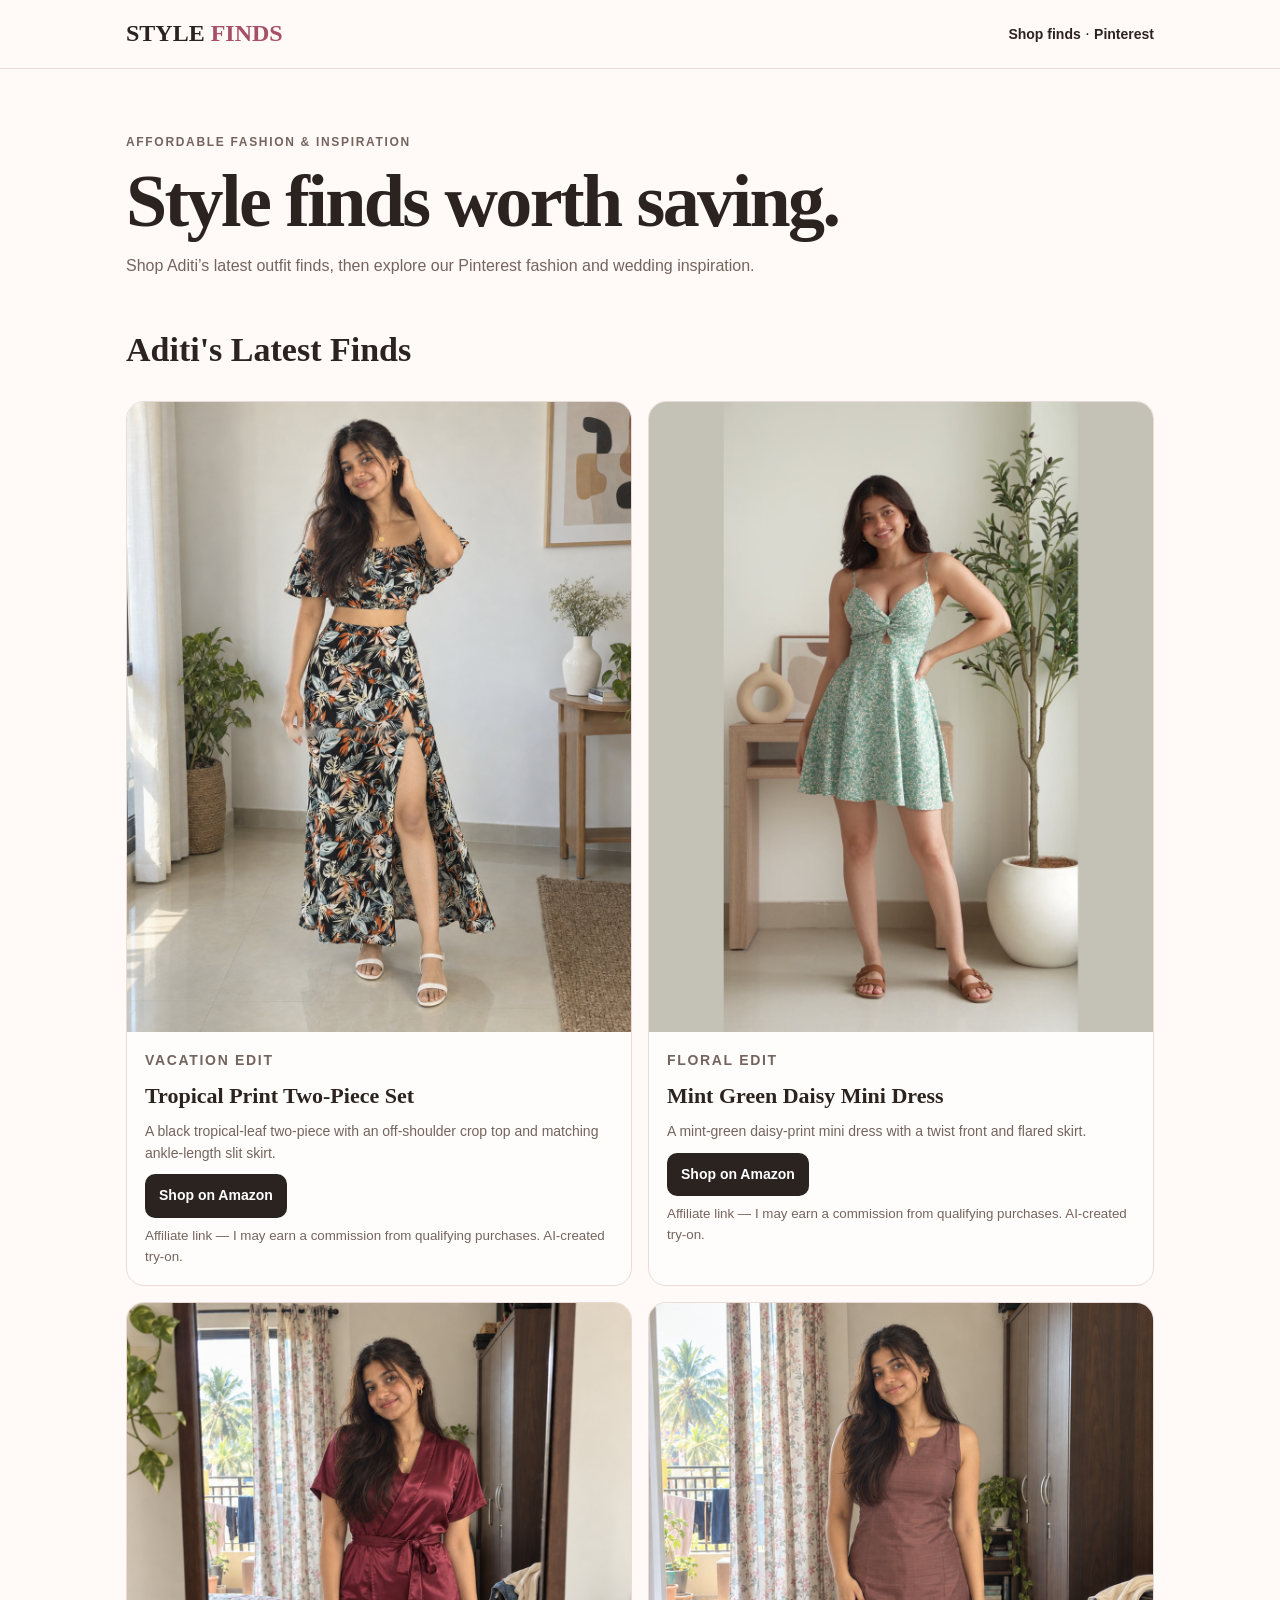
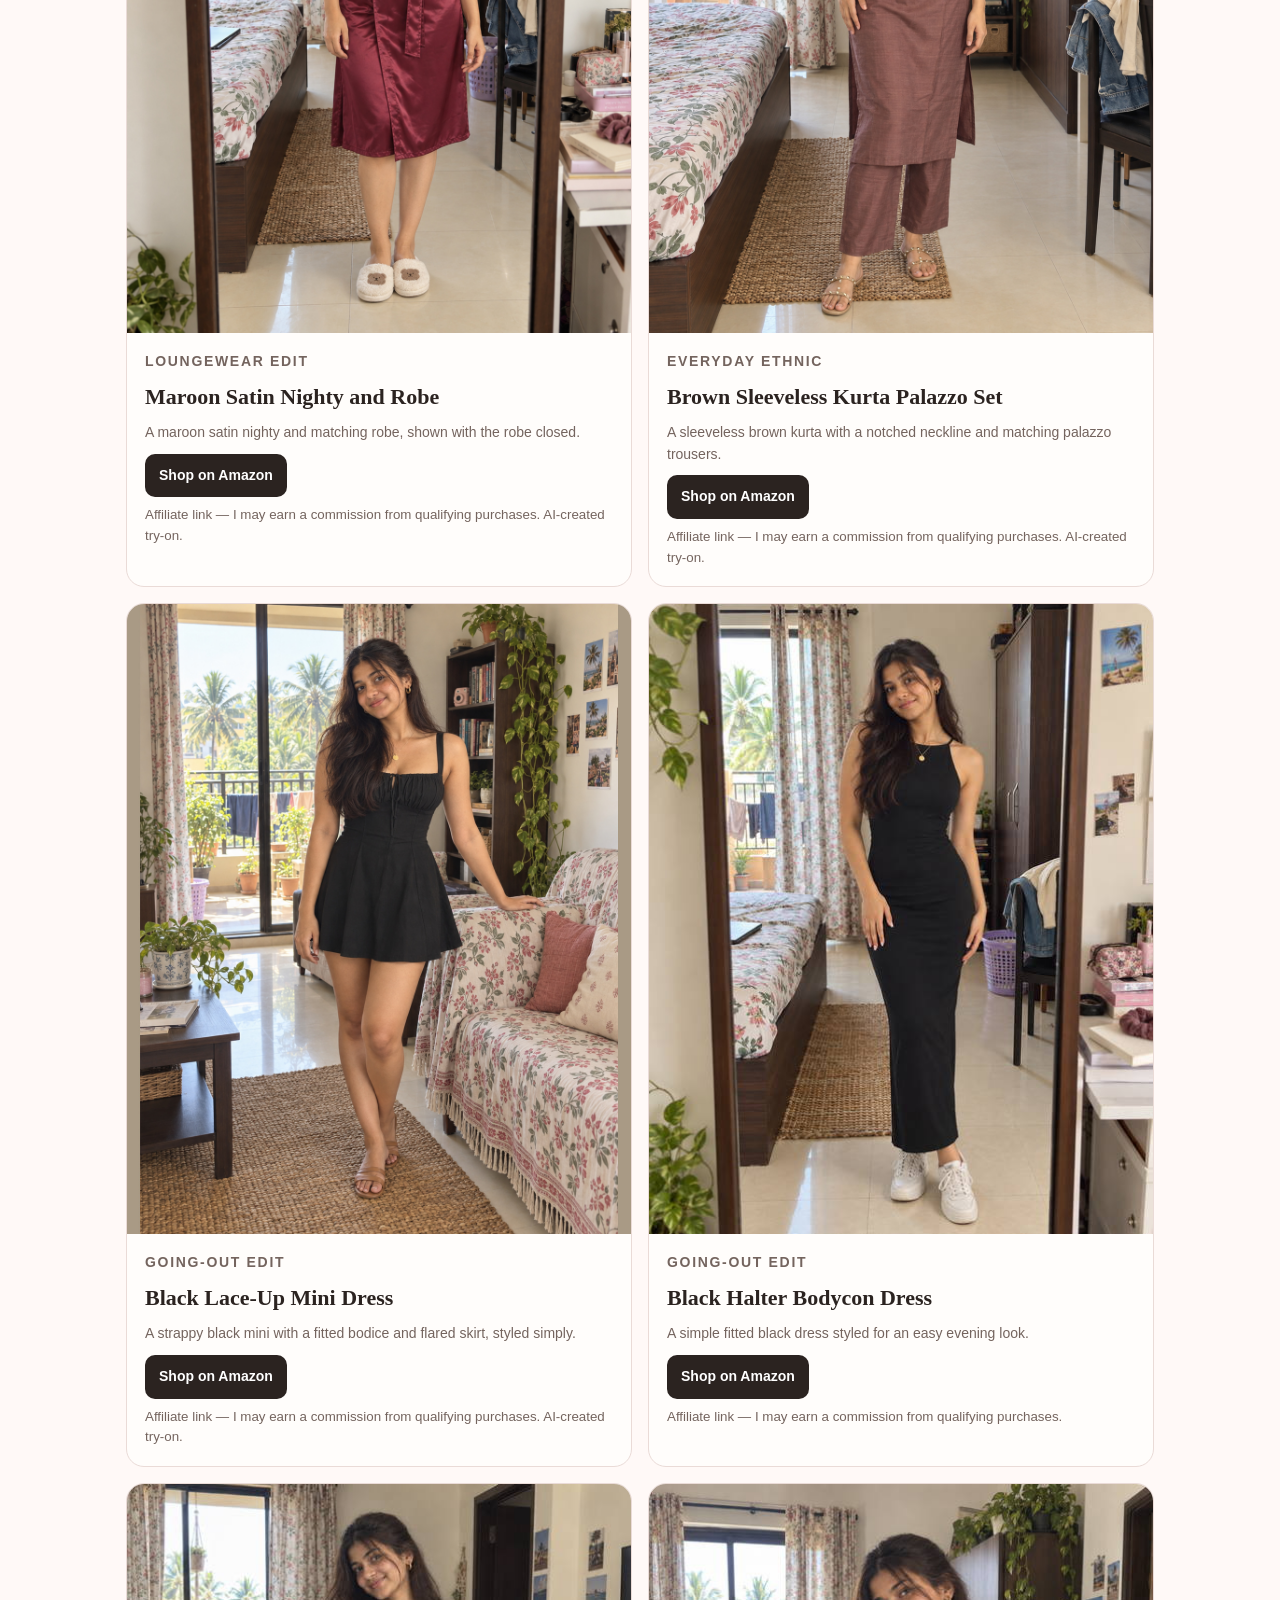
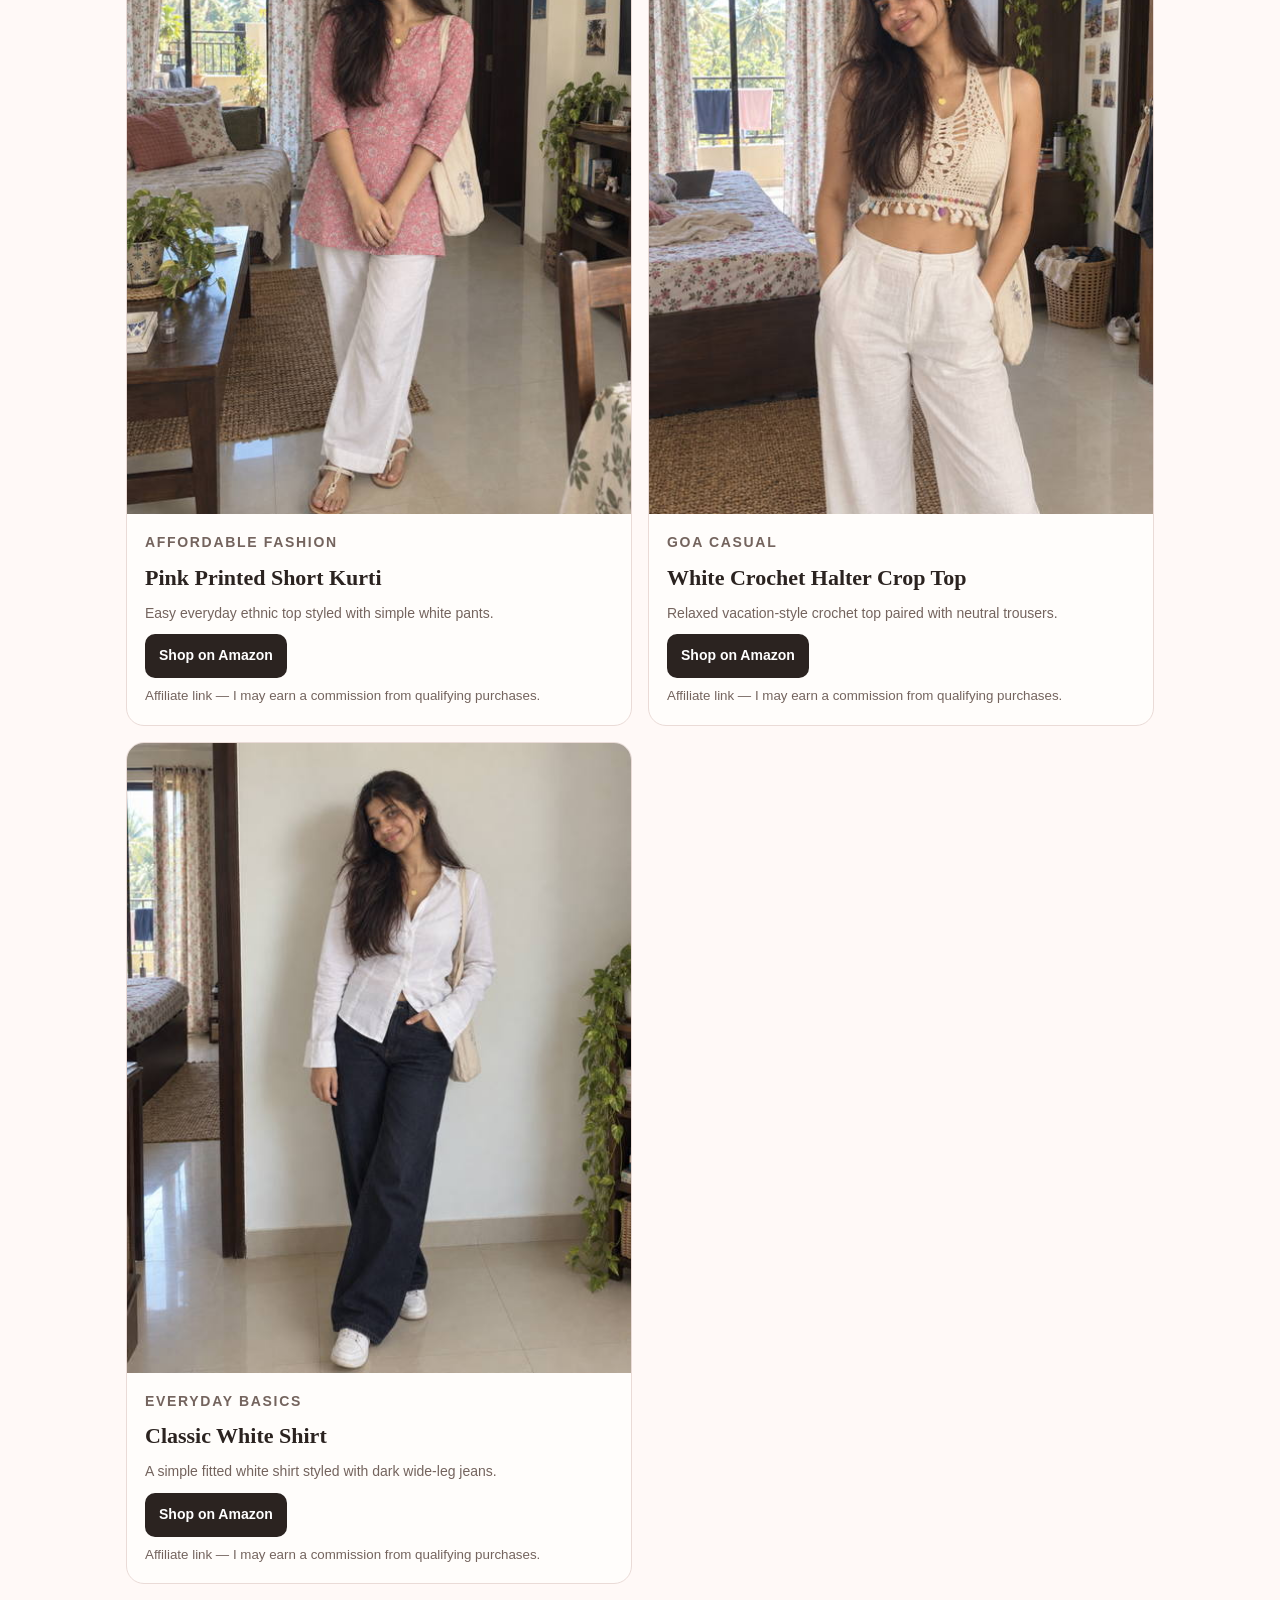
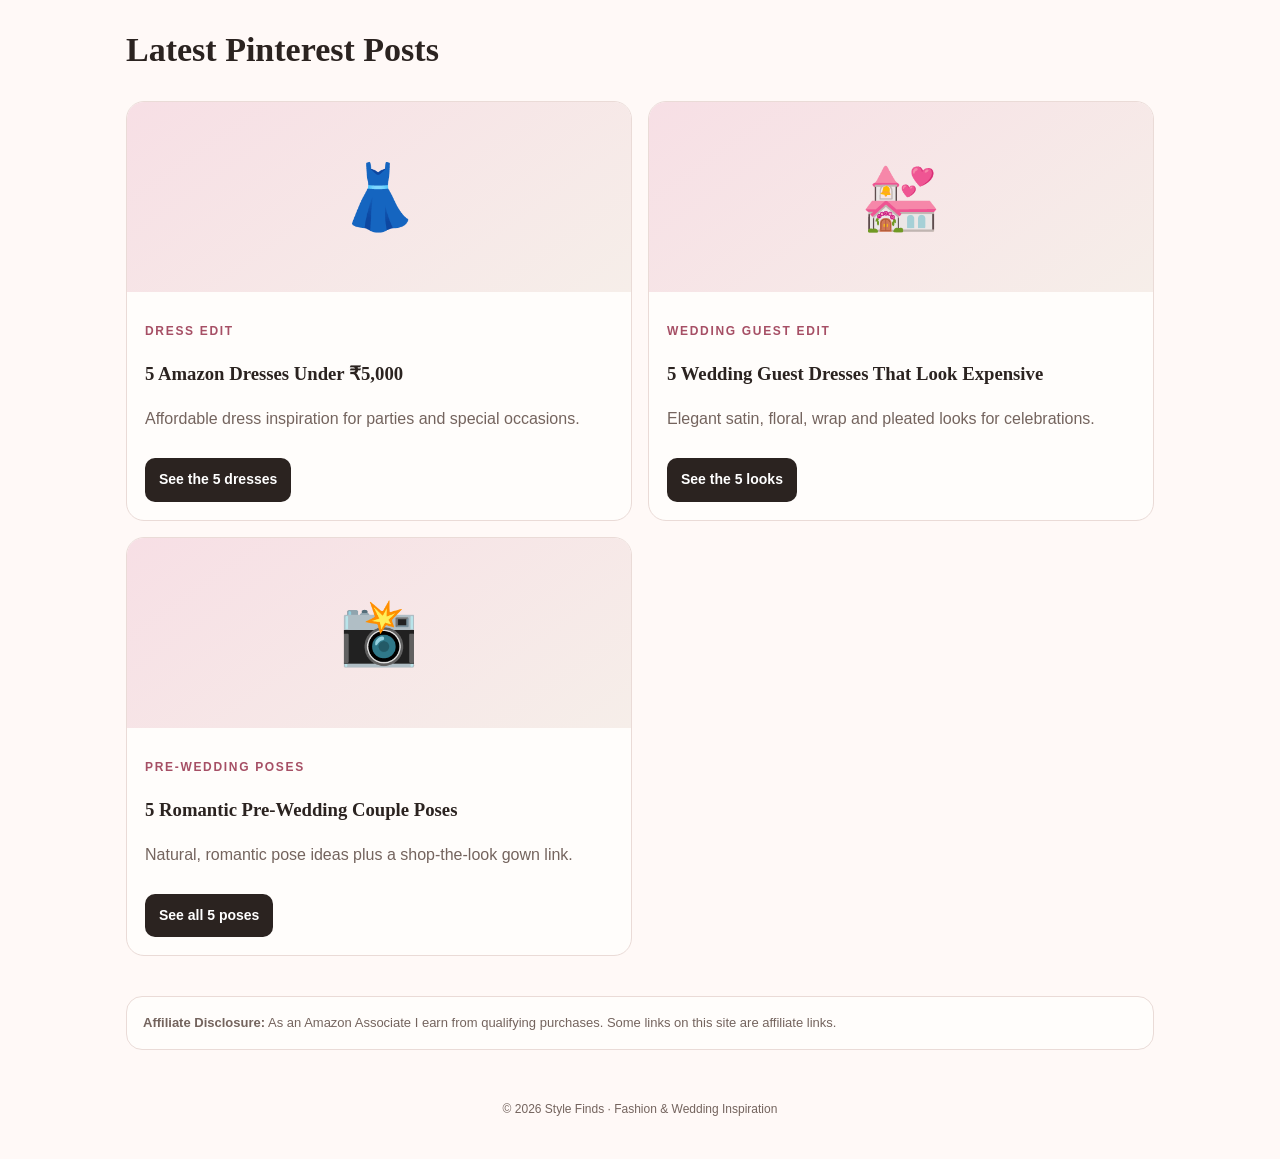
<file: index.html>
<!doctype html>
<html lang="en">
<head>
<meta charset="utf-8"><meta name="viewport" content="width=device-width,initial-scale=1">
<title>Style Finds | Affordable Fashion & Wedding Inspiration</title>
<meta name="description" content="Affordable fashion finds, Pinterest outfit ideas and wedding inspiration.">
<link rel="stylesheet" href="assets/styles.css">
</head>
<body>
<header><div class="wrap nav"><a class="brand" href="index.html">STYLE <span>FINDS</span></a><nav><a href="#instagram-finds">Shop finds</a> · <a href="#posts">Pinterest</a></nav></div></header>
<main class="wrap">
<section class="hero"><p class="kicker">Affordable fashion & inspiration</p><h1>Style finds worth saving.</h1><p>Shop Aditi’s latest outfit finds, then explore our Pinterest fashion and wedding inspiration.</p></section>

<section id="instagram-finds">
  <h2>Aditi's Latest Finds</h2>
  <div class="product-grid">
    <!-- fashion:76c0fcae881b:start -->
    <article class="product">
      <img src="assets/aditi-76c0fcae881b.jpg" alt="AI-created try-on: Aditi wearing Tropical Print Two-Piece Set" class="product-image" loading="lazy" decoding="async" width="1080" height="1350">
      <div class="product-copy">
        <p class="product-category">Vacation edit</p>
        <h3>Tropical Print Two-Piece Set</h3>
        <p>A black tropical-leaf two-piece with an off-shoulder crop top and matching ankle-length slit skirt.</p>
        <a href="https://link.amazon/B0g2kTtDA" target="_blank" rel="nofollow sponsored noopener">Shop on Amazon</a>
        <small>Affiliate link — I may earn a commission from qualifying purchases. AI-created try-on.</small>
      </div>
    </article>
    <!-- fashion:76c0fcae881b:end -->
    <!-- fashion:70100ec237db:start -->
    <article class="product">
      <img src="assets/aditi-70100ec237db.jpg" alt="AI-created try-on: Aditi wearing Mint Green Daisy Mini Dress" class="product-image" loading="lazy" decoding="async" width="1080" height="1350">
      <div class="product-copy">
        <p class="product-category">Floral edit</p>
        <h3>Mint Green Daisy Mini Dress</h3>
        <p>A mint-green daisy-print mini dress with a twist front and flared skirt.</p>
        <a href="https://link.amazon/B08DCC4Nr" target="_blank" rel="nofollow sponsored noopener">Shop on Amazon</a>
        <small>Affiliate link — I may earn a commission from qualifying purchases. AI-created try-on.</small>
      </div>
    </article>
    <!-- fashion:70100ec237db:end -->
    <!-- fashion:cbf00c484497:start -->
    <article class="product">
      <img src="assets/aditi-cbf00c484497.jpg" alt="AI-created try-on: Aditi wearing Maroon Satin Nighty and Robe" class="product-image" loading="lazy" decoding="async" width="1080" height="1350">
      <div class="product-copy">
        <p class="product-category">Loungewear edit</p>
        <h3>Maroon Satin Nighty and Robe</h3>
        <p>A maroon satin nighty and matching robe, shown with the robe closed.</p>
        <a href="https://link.amazon/B00G7jH6C" target="_blank" rel="nofollow sponsored noopener">Shop on Amazon</a>
        <small>Affiliate link — I may earn a commission from qualifying purchases. AI-created try-on.</small>
      </div>
    </article>
    <!-- fashion:cbf00c484497:end -->
    <!-- fashion:70c540d7809e:start -->
    <article class="product">
      <img src="assets/aditi-70c540d7809e.jpg" alt="AI-created try-on: Aditi wearing Brown Sleeveless Kurta Palazzo Set" class="product-image" loading="lazy" decoding="async" width="1080" height="1350">
      <div class="product-copy">
        <p class="product-category">Everyday ethnic</p>
        <h3>Brown Sleeveless Kurta Palazzo Set</h3>
        <p>A sleeveless brown kurta with a notched neckline and matching palazzo trousers.</p>
        <a href="https://link.amazon/B0b7BLfui" target="_blank" rel="nofollow sponsored noopener">Shop on Amazon</a>
        <small>Affiliate link — I may earn a commission from qualifying purchases. AI-created try-on.</small>
      </div>
    </article>
    <!-- fashion:70c540d7809e:end -->
    <!-- fashion:3b0d719eda5a:start -->
    <article class="product">
      <img src="assets/aditi-3b0d719eda5a.jpg" alt="AI-created try-on: Aditi wearing Black Lace-Up Mini Dress" class="product-image" loading="lazy" decoding="async" width="1080" height="1350">
      <div class="product-copy">
        <p class="product-category">Going-out edit</p>
        <h3>Black Lace-Up Mini Dress</h3>
        <p>A strappy black mini with a fitted bodice and flared skirt, styled simply.</p>
        <a href="https://link.amazon/B0hC541G6" target="_blank" rel="nofollow sponsored noopener">Shop on Amazon</a>
        <small>Affiliate link — I may earn a commission from qualifying purchases. AI-created try-on.</small>
      </div>
    </article>
    <!-- fashion:3b0d719eda5a:end -->
    <article class="product">
      <img src="assets/aditi-black-dress.jpg" alt="Aditi wearing a black halter bodycon dress" class="product-image" loading="lazy" decoding="async">
      <div class="product-copy">
        <p class="product-category">Going-out edit</p>
        <h3>Black Halter Bodycon Dress</h3>
        <p>A simple fitted black dress styled for an easy evening look.</p>
        <a href="https://link.amazon/B09naNJTI" target="_blank" rel="nofollow sponsored noopener">Shop on Amazon</a>
        <small>Affiliate link — I may earn a commission from qualifying purchases.</small>
      </div>
    </article>

    <article class="product">
      <img src="assets/aditi-pink-kurti.jpg" alt="Aditi wearing a pink printed kurti" class="product-image" loading="lazy" decoding="async">
      <div class="product-copy">
        <p class="product-category">Affordable fashion</p>
        <h3>Pink Printed Short Kurti</h3>
        <p>Easy everyday ethnic top styled with simple white pants.</p>
        <a href="https://link.amazon/B05fGh5Cb" target="_blank" rel="nofollow sponsored noopener">Shop on Amazon</a>
        <small>Affiliate link — I may earn a commission from qualifying purchases.</small>
      </div>
    </article>

    <article class="product">
      <img src="assets/aditi-crochet-top.jpg" alt="Aditi wearing a white crochet halter crop top" class="product-image" loading="lazy" decoding="async">
      <div class="product-copy">
        <p class="product-category">Goa casual</p>
        <h3>White Crochet Halter Crop Top</h3>
        <p>Relaxed vacation-style crochet top paired with neutral trousers.</p>
        <a href="https://link.amazon/B07fJzAlu" target="_blank" rel="nofollow sponsored noopener">Shop on Amazon</a>
        <small>Affiliate link — I may earn a commission from qualifying purchases.</small>
      </div>
    </article>

    <article class="product">
      <img src="assets/aditi-white-shirt.jpg" alt="Aditi wearing a fitted white shirt" class="product-image" loading="lazy" decoding="async">
      <div class="product-copy">
        <p class="product-category">Everyday basics</p>
        <h3>Classic White Shirt</h3>
        <p>A simple fitted white shirt styled with dark wide-leg jeans.</p>
        <a href="https://link.amazon/B0d11ypb2" target="_blank" rel="nofollow sponsored noopener">Shop on Amazon</a>
        <small>Affiliate link — I may earn a commission from qualifying purchases.</small>
      </div>
    </article>
  </div>
</section>

<section id="posts"><h2>Latest Pinterest Posts</h2><div class="post-grid">
<article class="post-card"><div class="post-art">👗</div><div class="post-copy"><p class="kicker">Dress edit</p><h3>5 Amazon Dresses Under ₹5,000</h3><p class="muted">Affordable dress inspiration for parties and special occasions.</p><a href="posts/5-dresses-under-5000.html">See the 5 dresses</a></div></article>
<article class="post-card"><div class="post-art">💒</div><div class="post-copy"><p class="kicker">Wedding guest edit</p><h3>5 Wedding Guest Dresses That Look Expensive</h3><p class="muted">Elegant satin, floral, wrap and pleated looks for celebrations.</p><a href="posts/5-wedding-guest-dresses.html">See the 5 looks</a></div></article>
<article class="post-card"><div class="post-art">📸</div><div class="post-copy"><p class="kicker">Pre-wedding poses</p><h3>5 Romantic Pre-Wedding Couple Poses</h3><p class="muted">Natural, romantic pose ideas plus a shop-the-look gown link.</p><a href="posts/5-pre-wedding-couple-poses.html">See all 5 poses</a></div></article>
</div></section>




<div class="notice"><strong>Affiliate Disclosure:</strong> As an Amazon Associate I earn from qualifying purchases. Some links on this site are affiliate links.</div>
</main><footer>© 2026 Style Finds · Fashion & Wedding Inspiration</footer></body></html>
</file>
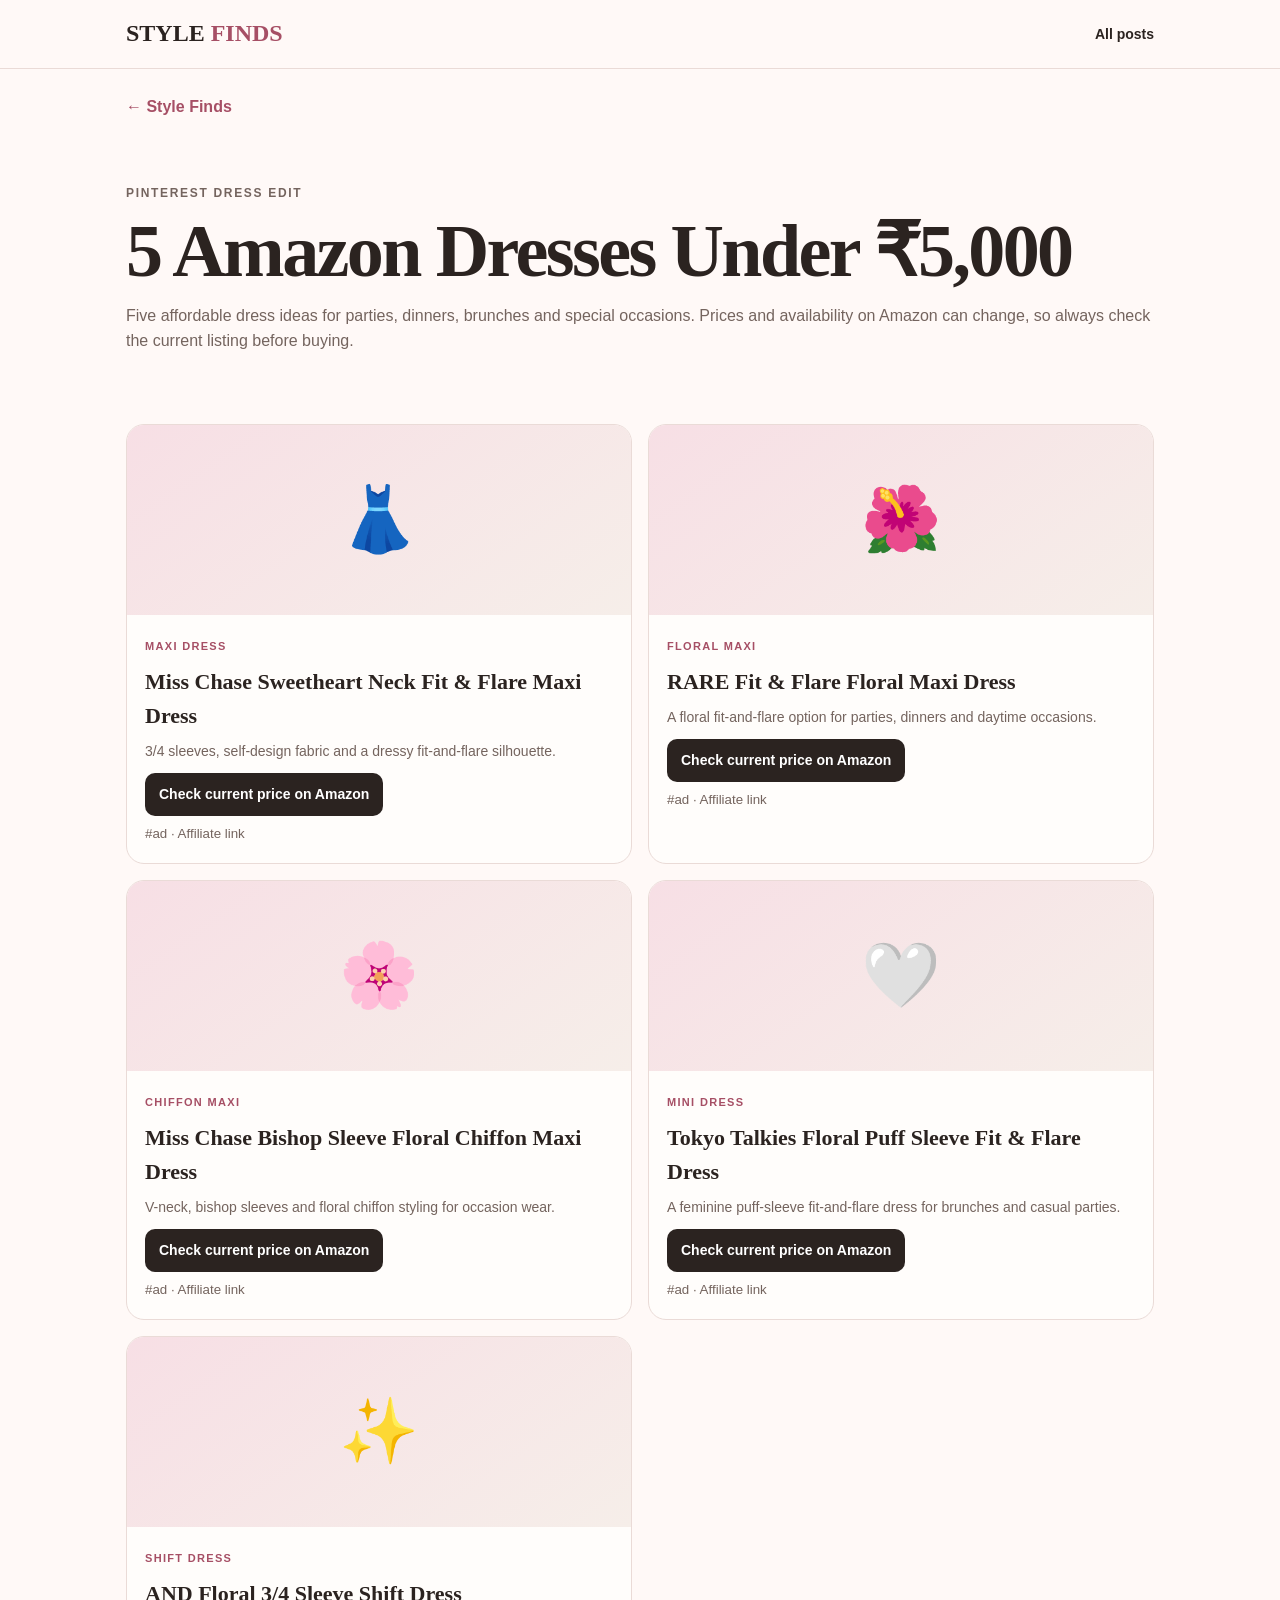
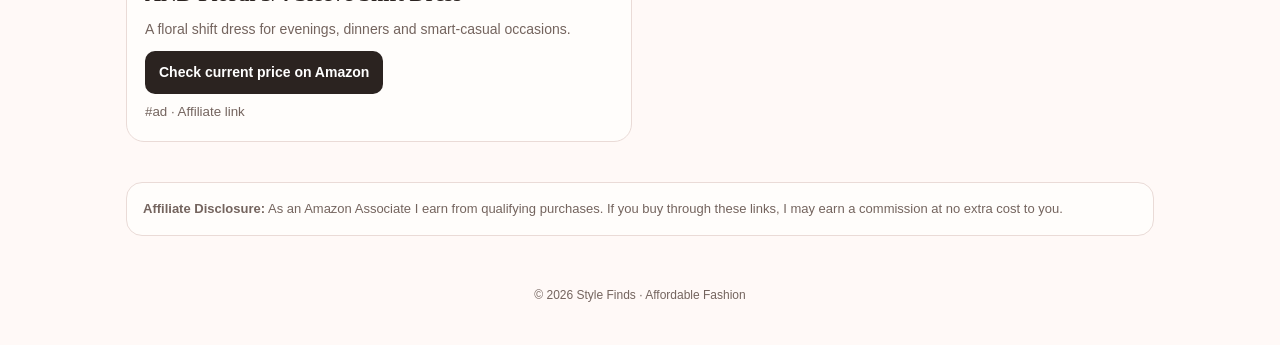
<file: 5-dresses-under-5000.html>
<!doctype html>
<html lang="en">
<head>
<meta charset="utf-8"><meta name="viewport" content="width=device-width,initial-scale=1">
<title>5 Amazon Dresses Under ₹5,000 | Style Finds</title>
<meta name="description" content="Five Amazon dress ideas under ₹5,000 for parties, dinners and occasions.">
<link rel="stylesheet" href="../assets/styles.css">
</head>
<body>
<header><div class="wrap nav"><a class="brand" href="../index.html">STYLE <span>FINDS</span></a><nav><a href="../index.html">All posts</a></nav></div></header>
<main class="wrap">
<a class="back" href="../index.html">← Style Finds</a>
<section class="hero">
<p class="kicker">Pinterest dress edit</p>
<h1>5 Amazon Dresses Under ₹5,000</h1>
<p>Five affordable dress ideas for parties, dinners, brunches and special occasions. Prices and availability on Amazon can change, so always check the current listing before buying.</p>
</section>
<div class="product-grid">
<article class="product">
  <div class="product-art">👗</div>
  <div class="product-copy">
    <span class="product-category">Maxi Dress</span>
    <h3>Miss Chase Sweetheart Neck Fit &amp; Flare Maxi Dress</h3>
    <p>3/4 sleeves, self-design fabric and a dressy fit-and-flare silhouette.</p>
    <a href="https://www.amazon.in/s?k=Miss+Chase+Sweetheart+Neck+Fit+Flare+Maxi+Dress&tag=abbay11-21" target="_blank" rel="nofollow sponsored noopener">Check current price on Amazon</a>
    <small>#ad · Affiliate link</small>
  </div>
</article>

<article class="product">
  <div class="product-art">🌺</div>
  <div class="product-copy">
    <span class="product-category">Floral Maxi</span>
    <h3>RARE Fit &amp; Flare Floral Maxi Dress</h3>
    <p>A floral fit-and-flare option for parties, dinners and daytime occasions.</p>
    <a href="https://www.amazon.in/s?k=RARE+Fit+Flare+Floral+Maxi+Dress&tag=abbay11-21" target="_blank" rel="nofollow sponsored noopener">Check current price on Amazon</a>
    <small>#ad · Affiliate link</small>
  </div>
</article>

<article class="product">
  <div class="product-art">🌸</div>
  <div class="product-copy">
    <span class="product-category">Chiffon Maxi</span>
    <h3>Miss Chase Bishop Sleeve Floral Chiffon Maxi Dress</h3>
    <p>V-neck, bishop sleeves and floral chiffon styling for occasion wear.</p>
    <a href="https://www.amazon.in/s?k=Miss+Chase+Bishop+Sleeve+Floral+Chiffon+Maxi+Dress&tag=abbay11-21" target="_blank" rel="nofollow sponsored noopener">Check current price on Amazon</a>
    <small>#ad · Affiliate link</small>
  </div>
</article>

<article class="product">
  <div class="product-art">🤍</div>
  <div class="product-copy">
    <span class="product-category">Mini Dress</span>
    <h3>Tokyo Talkies Floral Puff Sleeve Fit &amp; Flare Dress</h3>
    <p>A feminine puff-sleeve fit-and-flare dress for brunches and casual parties.</p>
    <a href="https://www.amazon.in/s?k=Tokyo+Talkies+Floral+Puff+Sleeve+Fit+Flare+Dress&tag=abbay11-21" target="_blank" rel="nofollow sponsored noopener">Check current price on Amazon</a>
    <small>#ad · Affiliate link</small>
  </div>
</article>

<article class="product">
  <div class="product-art">✨</div>
  <div class="product-copy">
    <span class="product-category">Shift Dress</span>
    <h3>AND Floral 3/4 Sleeve Shift Dress</h3>
    <p>A floral shift dress for evenings, dinners and smart-casual occasions.</p>
    <a href="https://www.amazon.in/s?k=AND+Women+Floral+3%2F4+Sleeve+Shift+Dress&tag=abbay11-21" target="_blank" rel="nofollow sponsored noopener">Check current price on Amazon</a>
    <small>#ad · Affiliate link</small>
  </div>
</article></div>
<div class="notice"><strong>Affiliate Disclosure:</strong> As an Amazon Associate I earn from qualifying purchases. If you buy through these links, I may earn a commission at no extra cost to you.</div>
</main>
<footer>© 2026 Style Finds · Affordable Fashion</footer>
</body></html>
</file>
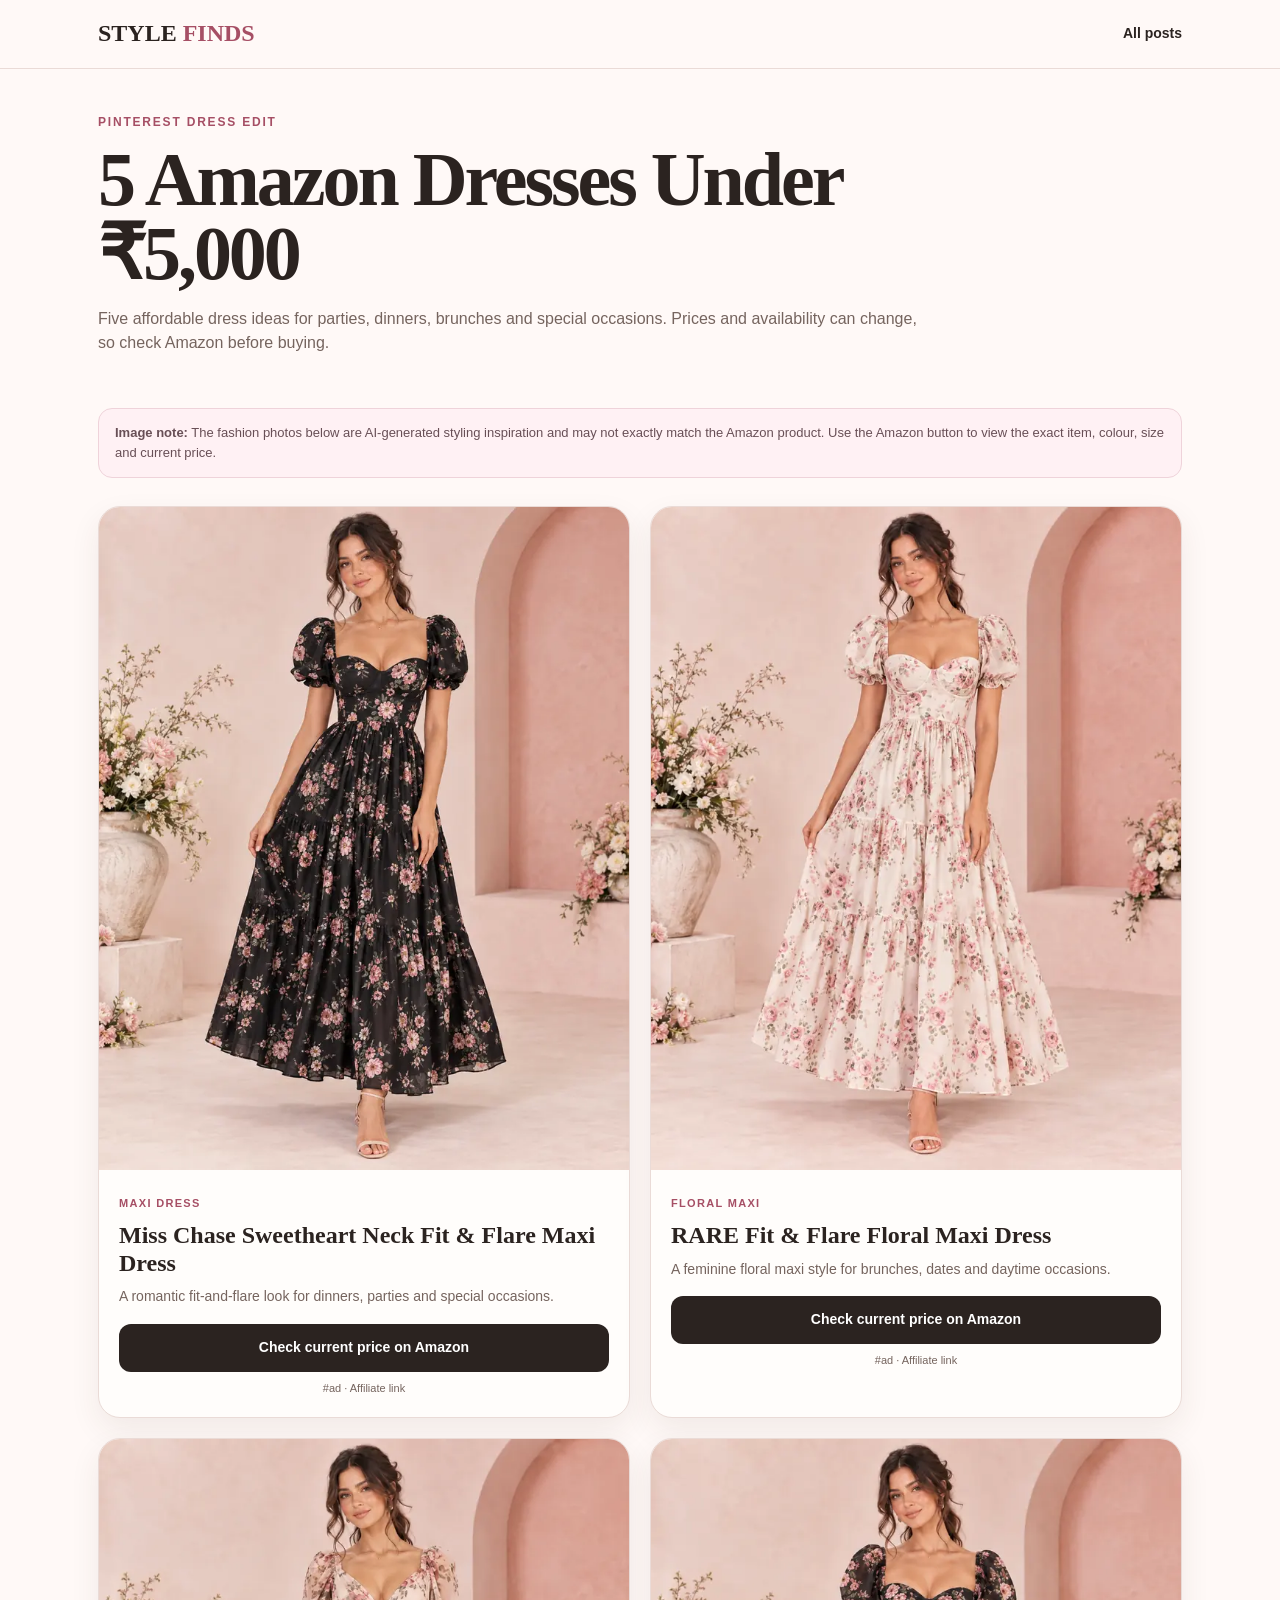
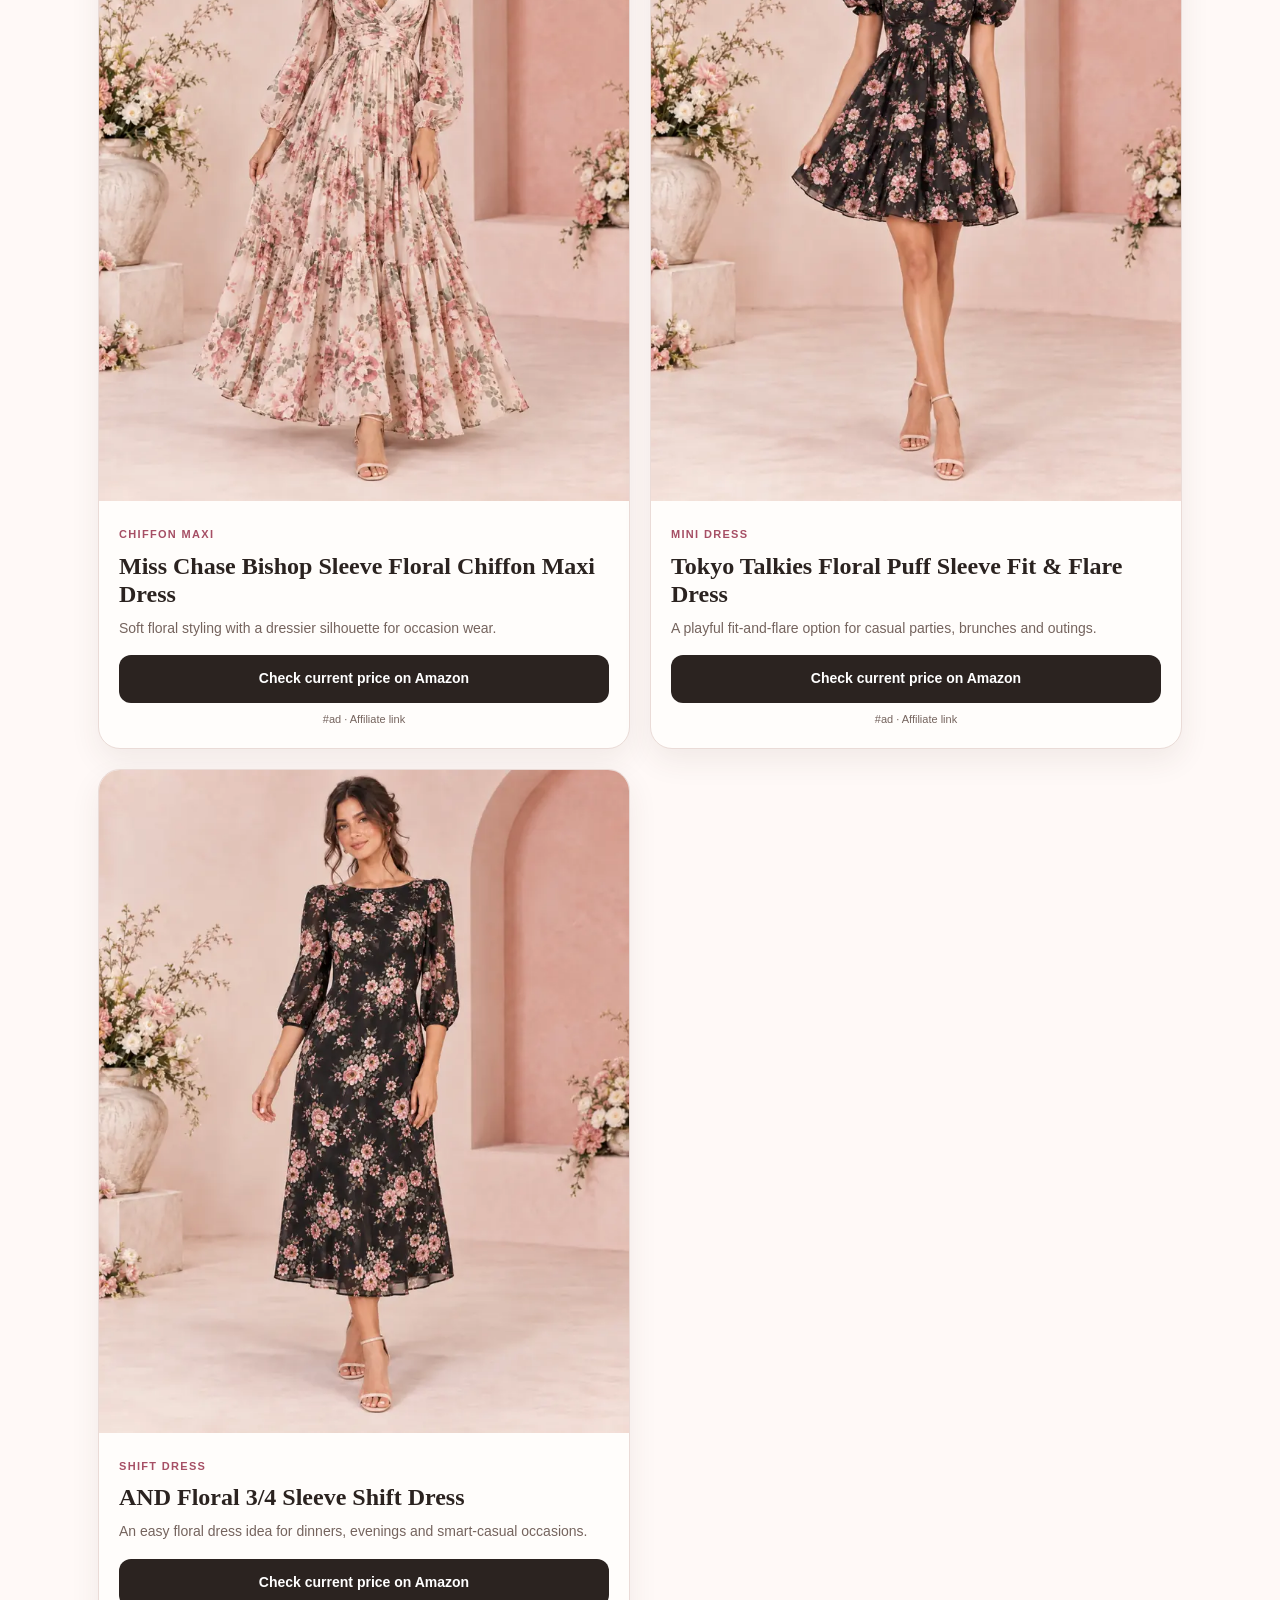
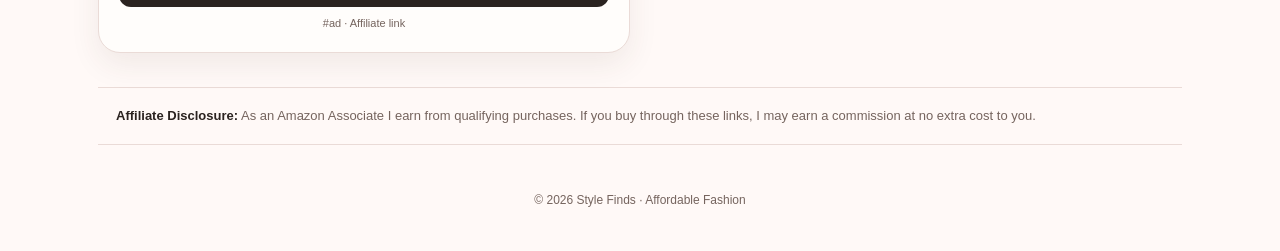
<file: posts/5-dresses-under-5000.html>
<!doctype html>
<html lang="en">
<head>
<meta charset="utf-8">
<meta name="viewport" content="width=device-width,initial-scale=1">
<title>5 Amazon Dresses Under ₹5,000 | Style Finds</title>
<meta name="description" content="Five affordable dress ideas under ₹5,000 for parties, brunches, dinners and special occasions.">
<style>
:root{--paper:#fff9f7;--white:#fffdfb;--rose:#a64f65;--rose2:#c77f90;--soft:#f4dde3;--ink:#2b2320;--muted:#75645e;--line:#eadbd7}
*{box-sizing:border-box}
html{scroll-behavior:smooth}
body{margin:0;background:var(--paper);color:var(--ink);font-family:Arial,Helvetica,sans-serif;line-height:1.55}
.wrap{max-width:1120px;margin:auto;padding:0 18px}
header{position:sticky;top:0;z-index:10;background:rgba(255,249,247,.94);backdrop-filter:blur(8px);border-bottom:1px solid var(--line)}
.nav{height:68px;display:flex;align-items:center;justify-content:space-between}
.brand{font-family:Georgia,serif;font-size:24px;font-weight:700;text-decoration:none;color:var(--ink)}
.brand span{color:var(--rose)}
.nav a:last-child{color:var(--ink);text-decoration:none;font-weight:700;font-size:14px}
.hero{padding:44px 0 28px}
.kicker{margin:0;color:var(--rose);font-size:12px;font-weight:800;letter-spacing:.15em;text-transform:uppercase}
h1,h2{font-family:Georgia,serif}
h1{max-width:900px;margin:10px 0 14px;font-size:clamp(44px,7vw,76px);line-height:.98;letter-spacing:-.04em}
.hero>p:last-child{max-width:820px;color:var(--muted);font-size:16px}
.ai-note{margin:8px 0 28px;padding:14px 16px;border-radius:14px;background:#fff1f4;border:1px solid #efd3da;color:#684f56;font-size:13px}
.grid{display:grid;grid-template-columns:repeat(2,minmax(0,1fr));gap:20px;padding-bottom:26px}
.product{background:var(--white);border:1px solid var(--line);border-radius:22px;overflow:hidden;box-shadow:0 12px 30px rgba(74,47,41,.08)}
.image-link{display:block;background:var(--soft);aspect-ratio:4/5;overflow:hidden}
.image-link img{width:100%;height:100%;display:block;object-fit:cover;transition:transform .25s ease}
.image-link:hover img{transform:scale(1.018)}
.product-copy{padding:20px}
.product-category{color:var(--rose);font-size:11px;font-weight:800;letter-spacing:.12em}
.product h2{margin:7px 0 9px;font-size:24px;line-height:1.16}
.product p{margin:0;color:var(--muted);font-size:14px}
.shop{display:block;margin-top:16px;text-align:center;text-decoration:none;background:var(--ink);color:white;padding:13px 14px;border-radius:12px;font-weight:800;font-size:14px}
.product small{display:block;margin-top:8px;text-align:center;color:var(--muted);font-size:11px}
.disclosure{margin:8px 0 26px;padding:18px;border-top:1px solid var(--line);border-bottom:1px solid var(--line);color:var(--muted);font-size:13px}
.disclosure strong{color:var(--ink)}
footer{padding:20px 0 42px;text-align:center;color:var(--muted);font-size:12px}
@media(max-width:720px){
  .grid{grid-template-columns:1fr}
  .hero{padding-top:30px}
  h1{font-size:48px}
  .product h2{font-size:22px}
}
@media(prefers-reduced-motion:reduce){.image-link img{transition:none}}
</style>
</head>
<body>
<header>
  <div class="wrap nav">
    <a class="brand" href="../index.html">STYLE <span>FINDS</span></a>
    <a href="../index.html">All posts</a>
  </div>
</header>

<main class="wrap">
  <section class="hero">
    <p class="kicker">Pinterest dress edit</p>
    <h1>5 Amazon Dresses Under ₹5,000</h1>
    <p>Five affordable dress ideas for parties, dinners, brunches and special occasions. Prices and availability can change, so check Amazon before buying.</p>
  </section>

  <div class="ai-note"><strong>Image note:</strong> The fashion photos below are AI-generated styling inspiration and may not exactly match the Amazon product. Use the Amazon button to view the exact item, colour, size and current price.</div>

  <section class="grid">
    
    <article class="product">
      <a class="image-link" href="https://www.amazon.in/s?k=Miss+Chase+Sweetheart+Neck+Fit+Flare+Maxi+Dress&tag=abbay11-21" target="_blank" rel="nofollow sponsored noopener" aria-label="View Miss Chase Sweetheart Neck Fit &amp; Flare Maxi Dress on Amazon">
        <img src="[data-uri]" alt="AI styling inspiration for Miss Chase Sweetheart Neck Fit &amp; Flare Maxi Dress" loading="eager">
      </a>
      <div class="product-copy">
        <span class="product-category">MAXI DRESS</span>
        <h2>Miss Chase Sweetheart Neck Fit &amp; Flare Maxi Dress</h2>
        <p>A romantic fit-and-flare look for dinners, parties and special occasions.</p>
        <a class="shop" href="https://www.amazon.in/s?k=Miss+Chase+Sweetheart+Neck+Fit+Flare+Maxi+Dress&tag=abbay11-21" target="_blank" rel="nofollow sponsored noopener">Check current price on Amazon</a>
        <small>#ad · Affiliate link</small>
      </div>
    </article>
    
    <article class="product">
      <a class="image-link" href="https://www.amazon.in/s?k=RARE+Fit+Flare+Floral+Maxi+Dress&tag=abbay11-21" target="_blank" rel="nofollow sponsored noopener" aria-label="View RARE Fit &amp; Flare Floral Maxi Dress on Amazon">
        <img src="[data-uri]" alt="AI styling inspiration for RARE Fit &amp; Flare Floral Maxi Dress" loading="eager">
      </a>
      <div class="product-copy">
        <span class="product-category">FLORAL MAXI</span>
        <h2>RARE Fit &amp; Flare Floral Maxi Dress</h2>
        <p>A feminine floral maxi style for brunches, dates and daytime occasions.</p>
        <a class="shop" href="https://www.amazon.in/s?k=RARE+Fit+Flare+Floral+Maxi+Dress&tag=abbay11-21" target="_blank" rel="nofollow sponsored noopener">Check current price on Amazon</a>
        <small>#ad · Affiliate link</small>
      </div>
    </article>
    
    <article class="product">
      <a class="image-link" href="https://www.amazon.in/s?k=Miss+Chase+Bishop+Sleeve+Floral+Chiffon+Maxi+Dress&tag=abbay11-21" target="_blank" rel="nofollow sponsored noopener" aria-label="View Miss Chase Bishop Sleeve Floral Chiffon Maxi Dress on Amazon">
        <img src="[data-uri]" alt="AI styling inspiration for Miss Chase Bishop Sleeve Floral Chiffon Maxi Dress" loading="lazy">
      </a>
      <div class="product-copy">
        <span class="product-category">CHIFFON MAXI</span>
        <h2>Miss Chase Bishop Sleeve Floral Chiffon Maxi Dress</h2>
        <p>Soft floral styling with a dressier silhouette for occasion wear.</p>
        <a class="shop" href="https://www.amazon.in/s?k=Miss+Chase+Bishop+Sleeve+Floral+Chiffon+Maxi+Dress&tag=abbay11-21" target="_blank" rel="nofollow sponsored noopener">Check current price on Amazon</a>
        <small>#ad · Affiliate link</small>
      </div>
    </article>
    
    <article class="product">
      <a class="image-link" href="https://www.amazon.in/s?k=Tokyo+Talkies+Floral+Puff+Sleeve+Fit+Flare+Dress&tag=abbay11-21" target="_blank" rel="nofollow sponsored noopener" aria-label="View Tokyo Talkies Floral Puff Sleeve Fit &amp; Flare Dress on Amazon">
        <img src="[data-uri]" alt="AI styling inspiration for Tokyo Talkies Floral Puff Sleeve Fit &amp; Flare Dress" loading="lazy">
      </a>
      <div class="product-copy">
        <span class="product-category">MINI DRESS</span>
        <h2>Tokyo Talkies Floral Puff Sleeve Fit &amp; Flare Dress</h2>
        <p>A playful fit-and-flare option for casual parties, brunches and outings.</p>
        <a class="shop" href="https://www.amazon.in/s?k=Tokyo+Talkies+Floral+Puff+Sleeve+Fit+Flare+Dress&tag=abbay11-21" target="_blank" rel="nofollow sponsored noopener">Check current price on Amazon</a>
        <small>#ad · Affiliate link</small>
      </div>
    </article>
    
    <article class="product">
      <a class="image-link" href="https://www.amazon.in/s?k=AND+Women+Floral+3%2F4+Sleeve+Shift+Dress&tag=abbay11-21" target="_blank" rel="nofollow sponsored noopener" aria-label="View AND Floral 3/4 Sleeve Shift Dress on Amazon">
        <img src="[data-uri]" alt="AI styling inspiration for AND Floral 3/4 Sleeve Shift Dress" loading="lazy">
      </a>
      <div class="product-copy">
        <span class="product-category">SHIFT DRESS</span>
        <h2>AND Floral 3/4 Sleeve Shift Dress</h2>
        <p>An easy floral dress idea for dinners, evenings and smart-casual occasions.</p>
        <a class="shop" href="https://www.amazon.in/s?k=AND+Women+Floral+3%2F4+Sleeve+Shift+Dress&tag=abbay11-21" target="_blank" rel="nofollow sponsored noopener">Check current price on Amazon</a>
        <small>#ad · Affiliate link</small>
      </div>
    </article>
    
  </section>

  <div class="disclosure"><strong>Affiliate Disclosure:</strong> As an Amazon Associate I earn from qualifying purchases. If you buy through these links, I may earn a commission at no extra cost to you.</div>
</main>

<footer>© 2026 Style Finds · Affordable Fashion</footer>
</body>
</html>
</file>
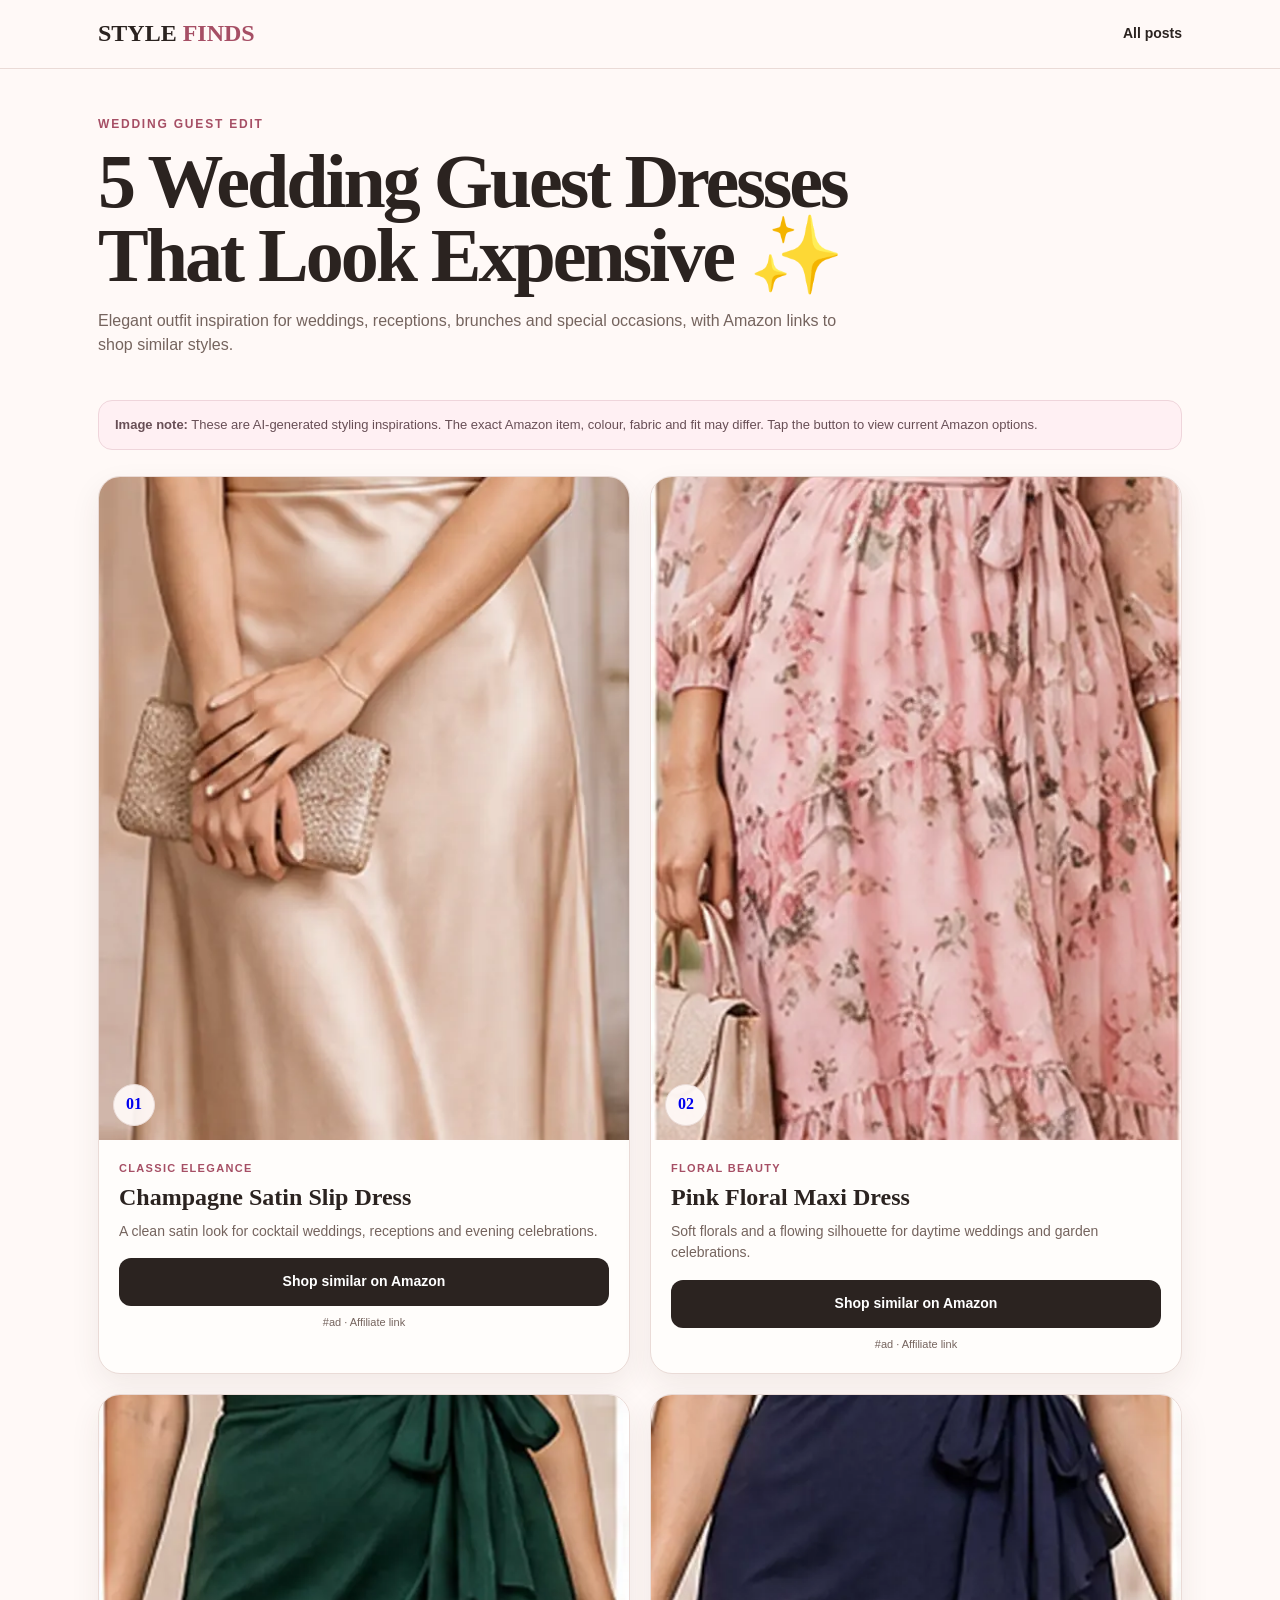
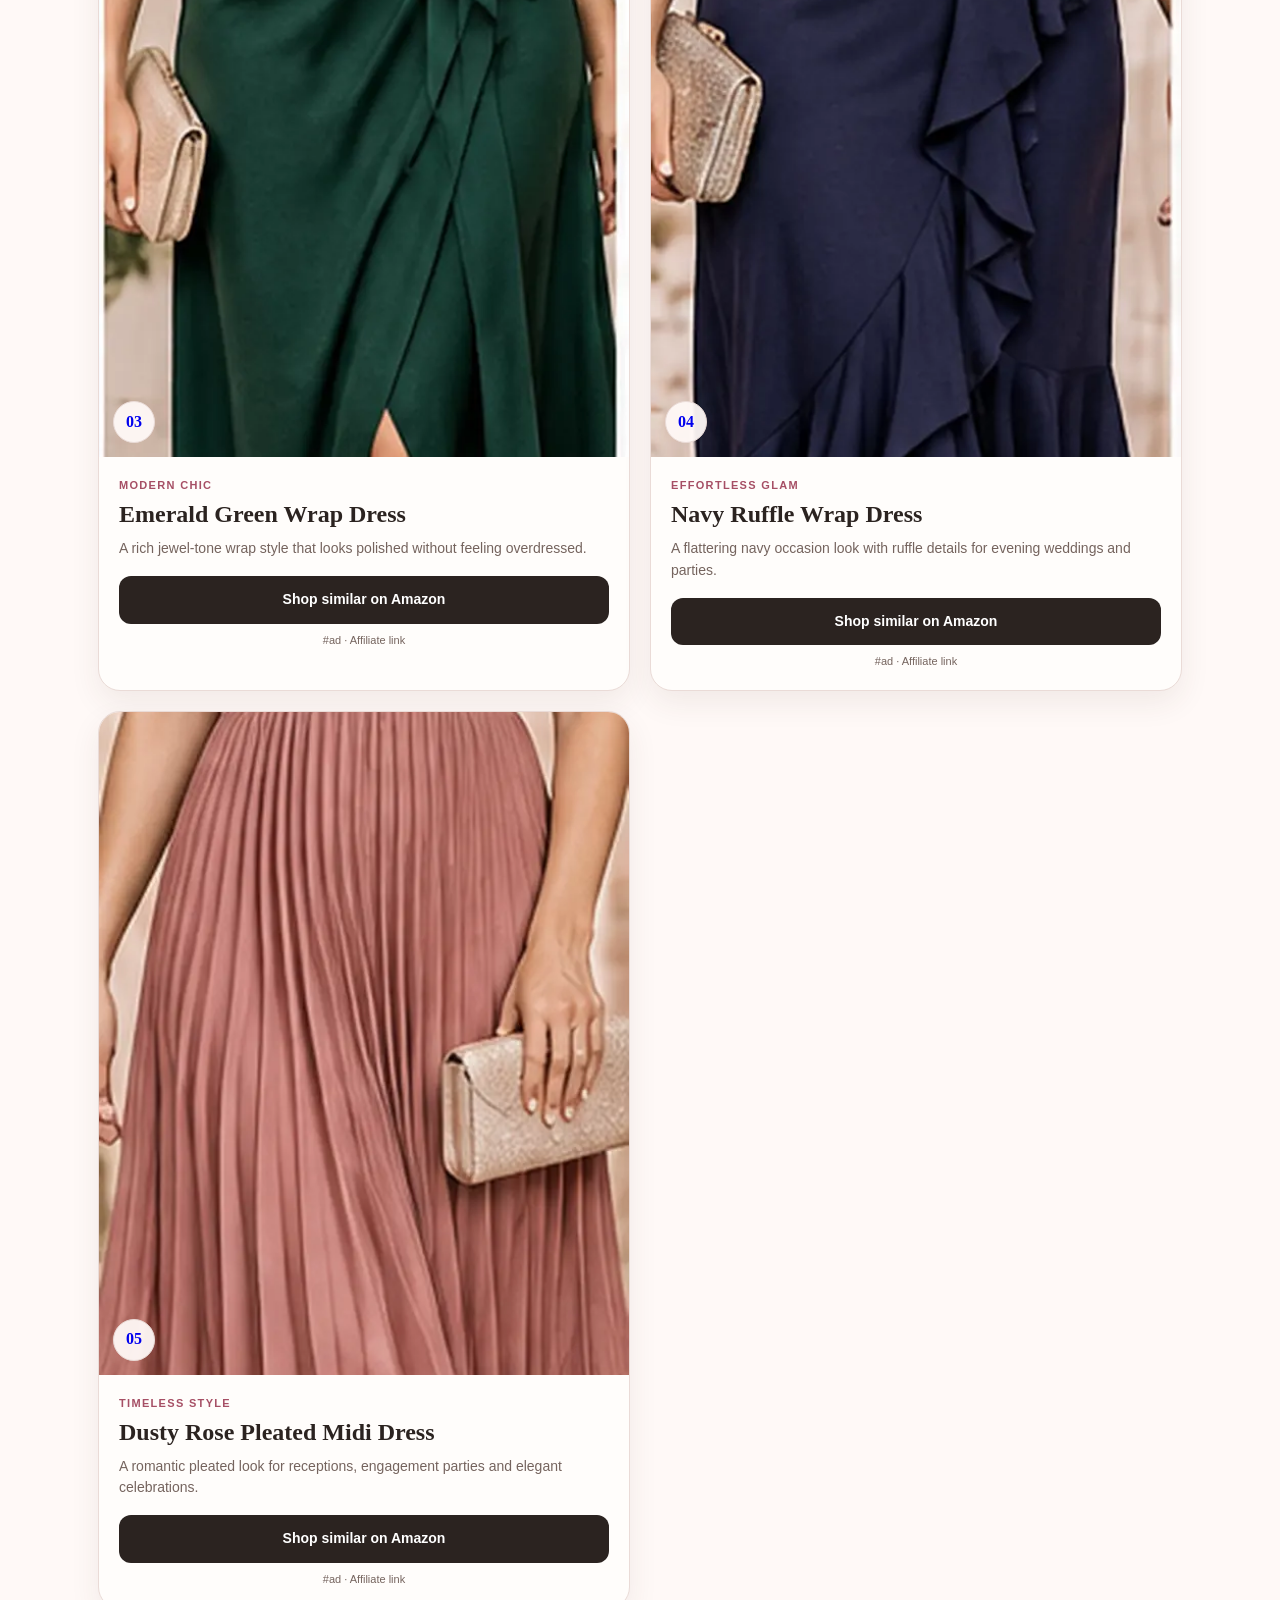
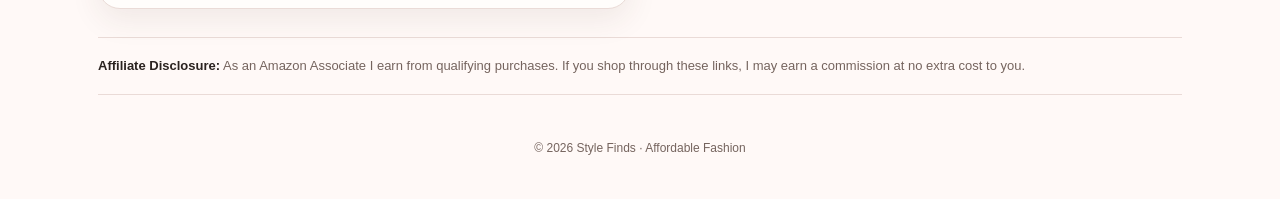
<file: posts/5-wedding-guest-dresses.html>
<!doctype html>
<html lang="en">
<head>
<meta charset="utf-8"><meta name="viewport" content="width=device-width,initial-scale=1">
<title>5 Wedding Guest Dresses That Look Expensive | Style Finds</title>
<meta name="description" content="Five elegant wedding guest dress ideas with Amazon shopping links.">
<style>
:root{--paper:#fff9f7;--white:#fffdfb;--rose:#a64f65;--blush:#edcfd6;--ink:#2b2320;--muted:#75645e;--line:#eadbd7}
*{box-sizing:border-box}
body{margin:0;background:var(--paper);color:var(--ink);font-family:Arial,Helvetica,sans-serif;line-height:1.55}
.wrap{max-width:1120px;margin:auto;padding:0 18px}
header{position:sticky;top:0;z-index:5;background:rgba(255,249,247,.95);backdrop-filter:blur(8px);border-bottom:1px solid var(--line)}
.nav{height:68px;display:flex;align-items:center;justify-content:space-between}
.brand{font-family:Georgia,serif;font-size:24px;font-weight:700;text-decoration:none;color:var(--ink)} .brand span{color:var(--rose)} .nav a:last-child{text-decoration:none;color:var(--ink);font-weight:700;font-size:14px}
.hero{padding:46px 0 26px} .kicker{margin:0;color:var(--rose);font-size:12px;font-weight:800;letter-spacing:.15em;text-transform:uppercase}
h1,h2{font-family:Georgia,serif} h1{max-width:900px;margin:10px 0 14px;font-size:clamp(44px,7vw,76px);line-height:.98;letter-spacing:-.04em}
.hero p:last-child{max-width:760px;color:var(--muted)} .note{background:#fff0f3;border:1px solid #efd5db;padding:14px 16px;border-radius:14px;color:#684f56;font-size:13px;margin-bottom:26px}
.grid{display:grid;grid-template-columns:repeat(2,minmax(0,1fr));gap:20px} .look{background:var(--white);border:1px solid var(--line);border-radius:22px;overflow:hidden;box-shadow:0 12px 30px rgba(74,47,41,.08)}
.photo{position:relative;display:block;aspect-ratio:4/5;background:var(--blush);overflow:hidden} .photo img{width:100%;height:100%;object-fit:cover;display:block}
.num{position:absolute;bottom:14px;left:14px;width:42px;height:42px;border-radius:50%;display:grid;place-items:center;background:rgba(255,249,247,.94);border:1px solid var(--line);font-family:Georgia,serif;font-weight:700}
.copy{padding:20px} .style{color:var(--rose);font-size:11px;font-weight:800;letter-spacing:.12em;text-transform:uppercase} .look h2{font-size:24px;line-height:1.16;margin:7px 0 9px} .look p{margin:0;color:var(--muted);font-size:14px}
.shop{display:block;margin-top:16px;background:var(--ink);color:white;text-align:center;text-decoration:none;padding:13px 14px;border-radius:12px;font-weight:800;font-size:14px}
.look small{display:block;text-align:center;margin-top:8px;color:var(--muted);font-size:11px}
.disclosure{margin:28px 0;padding:18px 0;border-top:1px solid var(--line);border-bottom:1px solid var(--line);color:var(--muted);font-size:13px} .disclosure strong{color:var(--ink)}
footer{padding:16px 0 42px;text-align:center;color:var(--muted);font-size:12px}
@media(max-width:720px){.grid{grid-template-columns:1fr}h1{font-size:48px}.hero{padding-top:30px}}
</style>
</head>
<body>
<header><div class="wrap nav"><a class="brand" href="../index.html">STYLE <span>FINDS</span></a><a href="../index.html">All posts</a></div></header>
<main class="wrap">
<section class="hero">
<p class="kicker">Wedding guest edit</p>
<h1>5 Wedding Guest Dresses That Look Expensive ✨</h1>
<p>Elegant outfit inspiration for weddings, receptions, brunches and special occasions, with Amazon links to shop similar styles.</p>
</section>
<div class="note"><strong>Image note:</strong> These are AI-generated styling inspirations. The exact Amazon item, colour, fabric and fit may differ. Tap the button to view current Amazon options.</div>
<section class="grid">
    <article class="look">
      <a class="photo" href="https://www.amazon.in/s?k=women+champagne+satin+slip+midi+maxi+dress+wedding+guest&tag=abbay11-21" target="_blank" rel="nofollow sponsored noopener">
        <img src="[data-uri]" alt="AI styling inspiration for Champagne Satin Slip Dress" loading="lazy">
        <span class="num">01</span>
      </a>
      <div class="copy">
        <div class="style">Classic Elegance</div>
        <h2>Champagne Satin Slip Dress</h2>
        <p>A clean satin look for cocktail weddings, receptions and evening celebrations.</p>
        <a class="shop" href="https://www.amazon.in/s?k=women+champagne+satin+slip+midi+maxi+dress+wedding+guest&tag=abbay11-21" target="_blank" rel="nofollow sponsored noopener">Shop similar on Amazon</a>
        <small>#ad · Affiliate link</small>
      </div>
    </article>
    
    <article class="look">
      <a class="photo" href="https://www.amazon.in/s?k=women+pink+floral+maxi+dress+wedding+guest&tag=abbay11-21" target="_blank" rel="nofollow sponsored noopener">
        <img src="[data-uri]" alt="AI styling inspiration for Pink Floral Maxi Dress" loading="lazy">
        <span class="num">02</span>
      </a>
      <div class="copy">
        <div class="style">Floral Beauty</div>
        <h2>Pink Floral Maxi Dress</h2>
        <p>Soft florals and a flowing silhouette for daytime weddings and garden celebrations.</p>
        <a class="shop" href="https://www.amazon.in/s?k=women+pink+floral+maxi+dress+wedding+guest&tag=abbay11-21" target="_blank" rel="nofollow sponsored noopener">Shop similar on Amazon</a>
        <small>#ad · Affiliate link</small>
      </div>
    </article>
    
    <article class="look">
      <a class="photo" href="https://www.amazon.in/s?k=women+emerald+green+wrap+midi+dress+wedding+guest&tag=abbay11-21" target="_blank" rel="nofollow sponsored noopener">
        <img src="[data-uri]" alt="AI styling inspiration for Emerald Green Wrap Dress" loading="lazy">
        <span class="num">03</span>
      </a>
      <div class="copy">
        <div class="style">Modern Chic</div>
        <h2>Emerald Green Wrap Dress</h2>
        <p>A rich jewel-tone wrap style that looks polished without feeling overdressed.</p>
        <a class="shop" href="https://www.amazon.in/s?k=women+emerald+green+wrap+midi+dress+wedding+guest&tag=abbay11-21" target="_blank" rel="nofollow sponsored noopener">Shop similar on Amazon</a>
        <small>#ad · Affiliate link</small>
      </div>
    </article>
    
    <article class="look">
      <a class="photo" href="https://www.amazon.in/s?k=women+navy+ruffle+wrap+midi+dress+wedding+guest&tag=abbay11-21" target="_blank" rel="nofollow sponsored noopener">
        <img src="[data-uri]" alt="AI styling inspiration for Navy Ruffle Wrap Dress" loading="lazy">
        <span class="num">04</span>
      </a>
      <div class="copy">
        <div class="style">Effortless Glam</div>
        <h2>Navy Ruffle Wrap Dress</h2>
        <p>A flattering navy occasion look with ruffle details for evening weddings and parties.</p>
        <a class="shop" href="https://www.amazon.in/s?k=women+navy+ruffle+wrap+midi+dress+wedding+guest&tag=abbay11-21" target="_blank" rel="nofollow sponsored noopener">Shop similar on Amazon</a>
        <small>#ad · Affiliate link</small>
      </div>
    </article>
    
    <article class="look">
      <a class="photo" href="https://www.amazon.in/s?k=women+dusty+rose+pleated+halter+midi+dress+wedding+guest&tag=abbay11-21" target="_blank" rel="nofollow sponsored noopener">
        <img src="[data-uri]" alt="AI styling inspiration for Dusty Rose Pleated Midi Dress" loading="lazy">
        <span class="num">05</span>
      </a>
      <div class="copy">
        <div class="style">Timeless Style</div>
        <h2>Dusty Rose Pleated Midi Dress</h2>
        <p>A romantic pleated look for receptions, engagement parties and elegant celebrations.</p>
        <a class="shop" href="https://www.amazon.in/s?k=women+dusty+rose+pleated+halter+midi+dress+wedding+guest&tag=abbay11-21" target="_blank" rel="nofollow sponsored noopener">Shop similar on Amazon</a>
        <small>#ad · Affiliate link</small>
      </div>
    </article>
    </section>
<div class="disclosure"><strong>Affiliate Disclosure:</strong> As an Amazon Associate I earn from qualifying purchases. If you shop through these links, I may earn a commission at no extra cost to you.</div>
</main>
<footer>© 2026 Style Finds · Affordable Fashion</footer>
</body></html>
</file>
<file: assets/styles.css>
:root{
  --paper:#fff9f7;--white:#fffdfb;--rose:#a64f65;--blush:#d9a0ae;
  --soft:#f4dde3;--ink:#2b2320;--muted:#74645e;--line:#eadbd7
}
*{box-sizing:border-box}
body{margin:0;background:var(--paper);color:var(--ink);font-family:Arial,Helvetica,sans-serif;line-height:1.55}
.wrap{max-width:1060px;margin:auto;padding:0 16px}
header{border-bottom:1px solid var(--line);background:rgba(255,249,247,.96)}
.nav{height:68px;display:flex;align-items:center;justify-content:space-between}
.brand{font-family:Georgia,serif;font-weight:700;font-size:24px;text-decoration:none;color:var(--ink)}
.brand span{color:var(--rose)}
nav a{color:var(--ink);text-decoration:none;font-weight:700;font-size:14px}
.hero{padding:52px 0 30px}
.kicker{color:var(--rose);font-size:12px;font-weight:800;letter-spacing:.14em;text-transform:uppercase}
h1,h2,h3{font-family:Georgia,serif}
h1{font-size:clamp(42px,7vw,74px);line-height:1;letter-spacing:-.035em;margin:10px 0 16px}
h2{font-size:34px;margin:0 0 10px}
.hero p,.muted{color:var(--muted)}
.post-grid,.product-grid{display:grid;grid-template-columns:repeat(2,minmax(0,1fr));gap:16px;margin:24px 0 40px}
.post-card,.product{background:var(--white);border:1px solid var(--line);border-radius:18px;overflow:hidden}
.post-art,.product-art{min-height:190px;display:grid;place-items:center;background:linear-gradient(145deg,#f7dfe5,#f6eee9);font-size:64px}
.post-copy,.product-copy{padding:18px}
.post-copy a,.product-copy a{display:inline-block;margin-top:10px;background:var(--ink);color:white;text-decoration:none;padding:11px 14px;border-radius:10px;font-weight:800;font-size:14px}
.product-category{color:var(--rose);font-size:11px;letter-spacing:.12em;text-transform:uppercase;font-weight:800}
.product h3{margin:7px 0 8px;font-size:22px}
.product p{margin:0;color:var(--muted);font-size:14px}
.product small{display:block;margin-top:8px;color:var(--muted)}
.notice{background:var(--white);border:1px solid var(--line);border-radius:16px;padding:16px;margin:24px 0;color:var(--muted);font-size:13px}
.back{display:inline-block;margin:26px 0 0;color:var(--rose);font-weight:800;text-decoration:none}
footer{padding:26px 0 40px;color:var(--muted);font-size:12px;text-align:center}
@media(max-width:700px){.post-grid,.product-grid{grid-template-columns:1fr}.hero{padding-top:34px}}

.product-image{
  width:100%;
  height:auto;
  display:block;
  object-fit:contain;
  image-rendering:auto;
}
</file>
